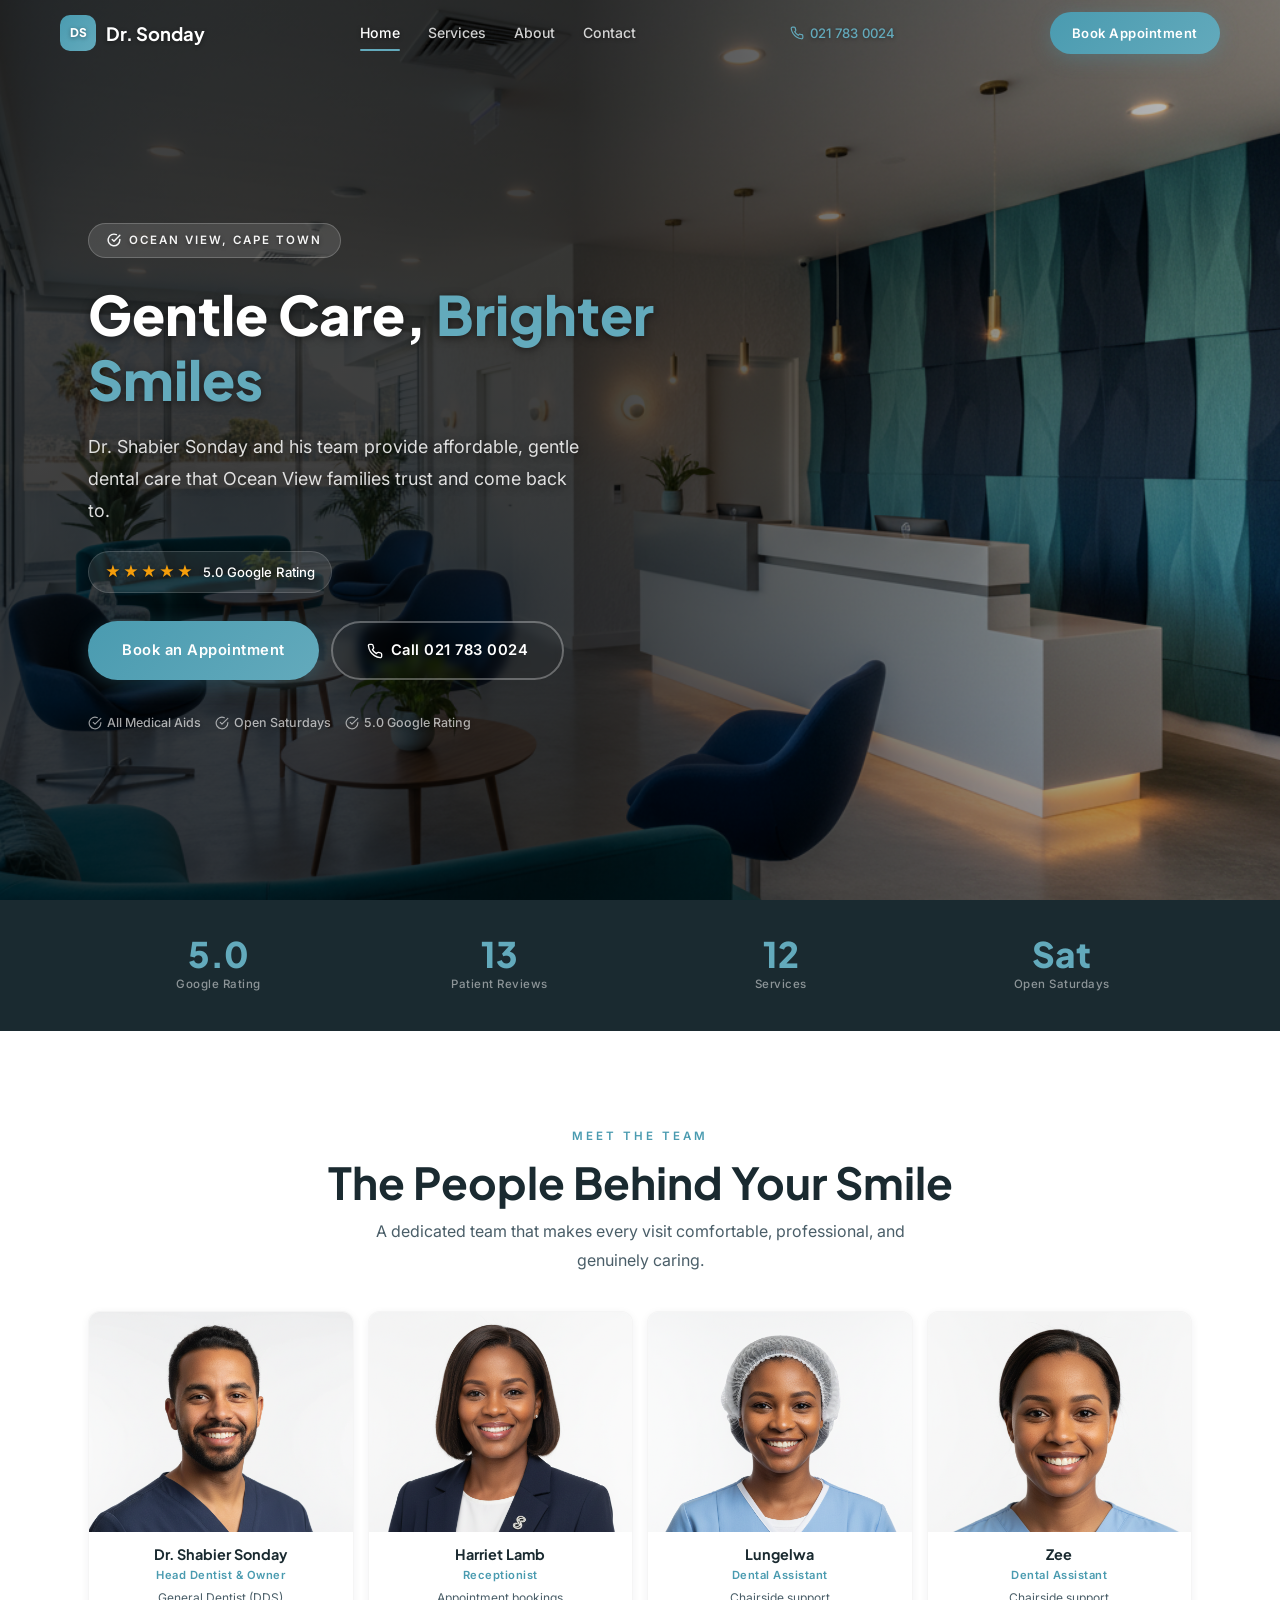
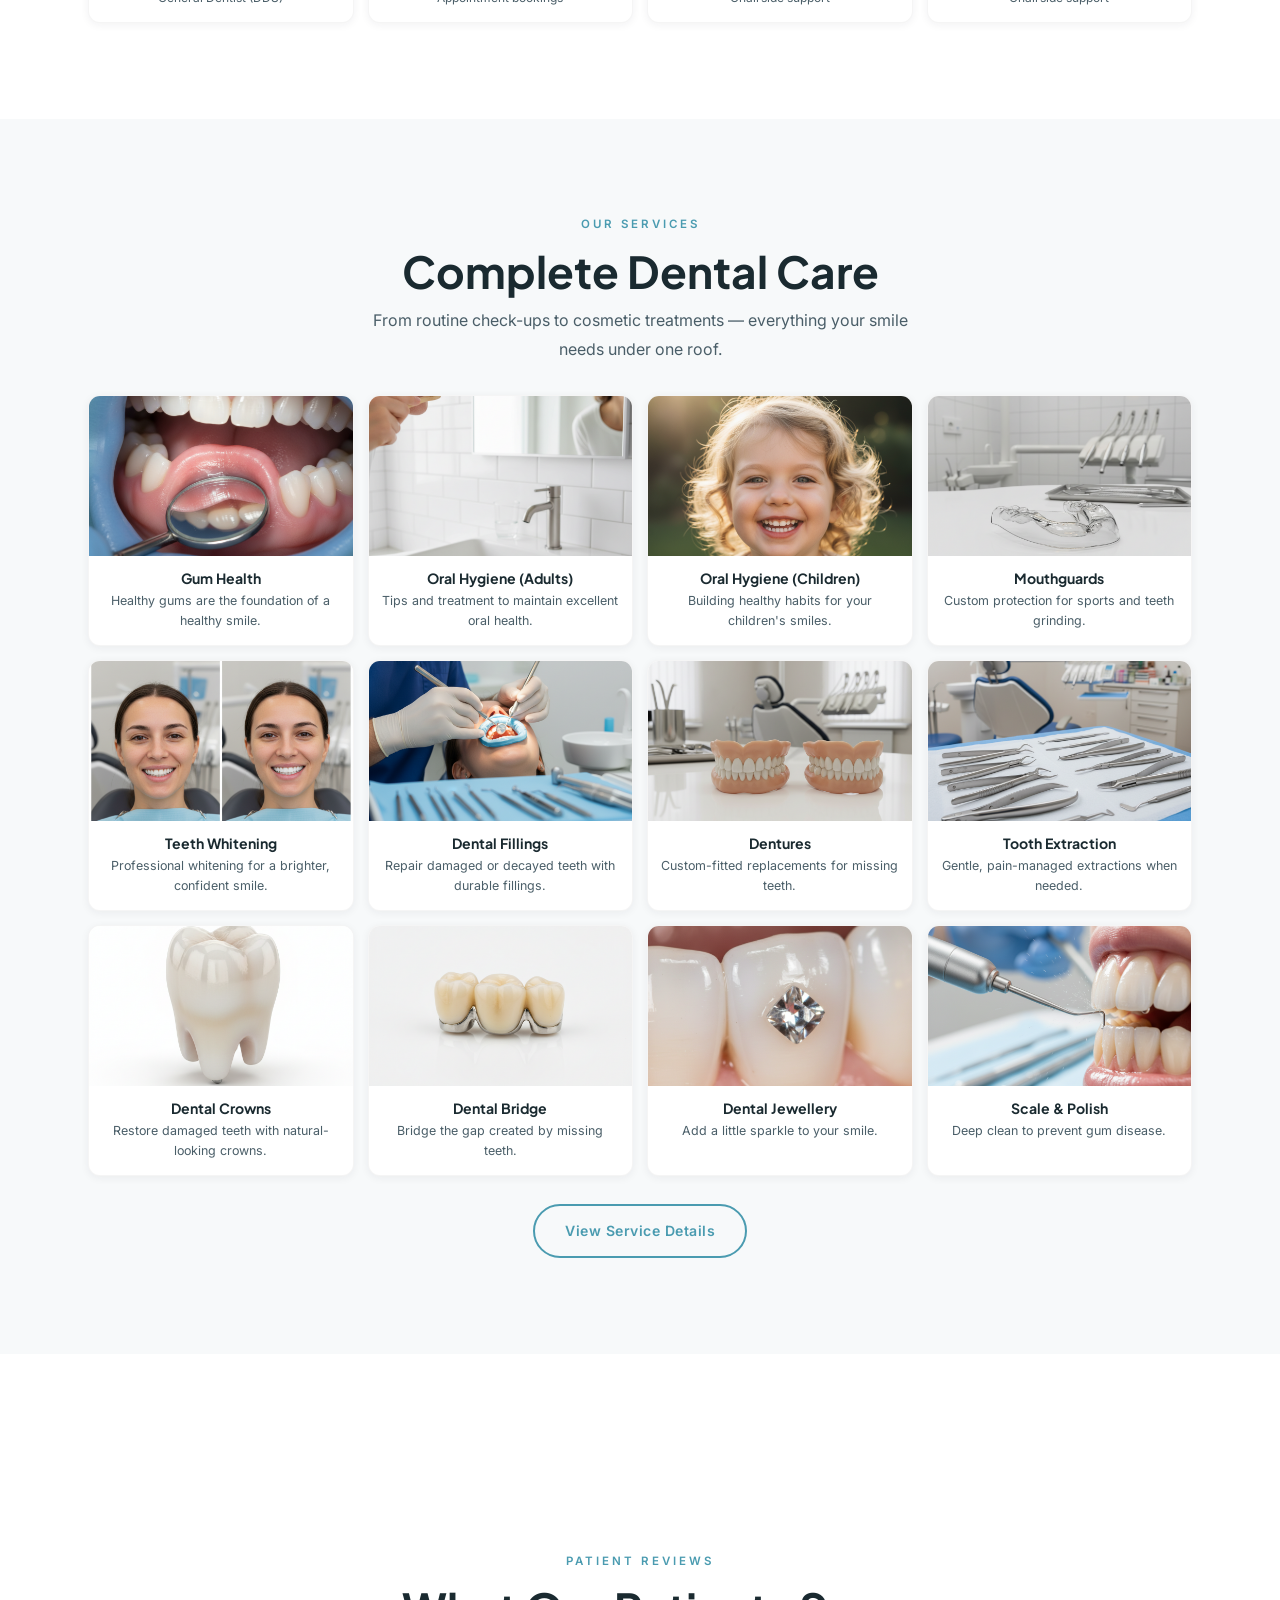
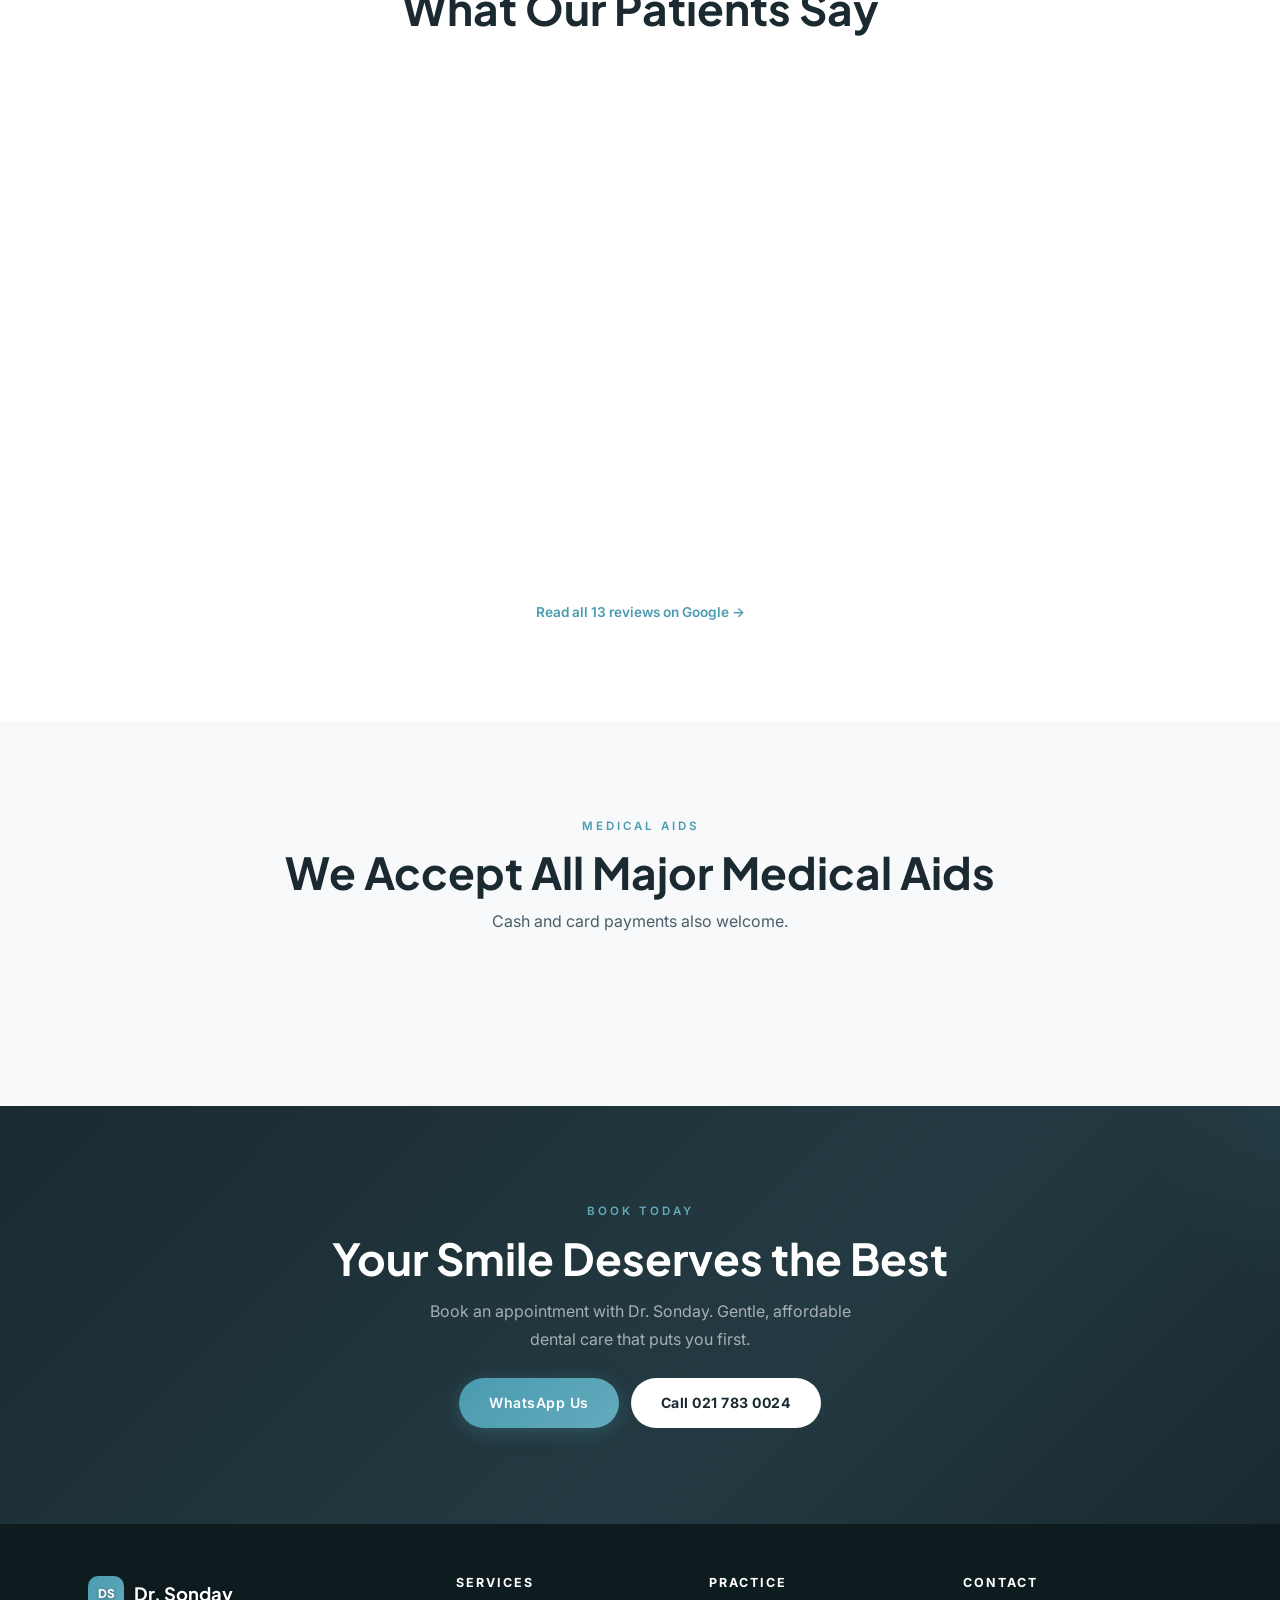
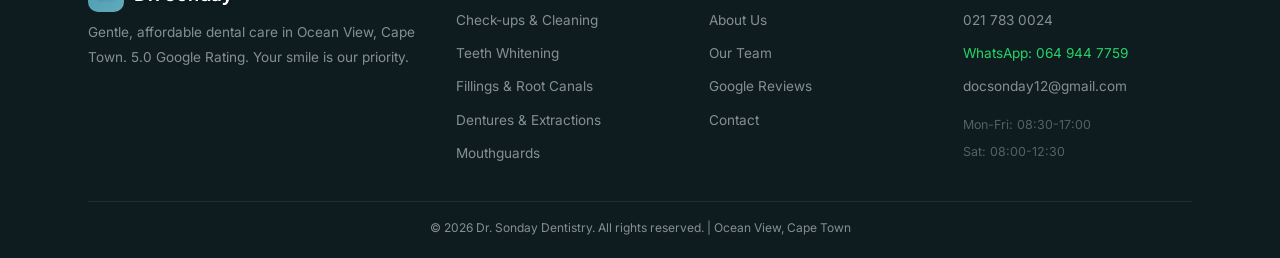
<file: dentist/index.html>
<!DOCTYPE html>
<html lang="en">
<head>
<meta charset="UTF-8">
<meta name="viewport" content="width=device-width, initial-scale=1.0">
<title>Dr. Sonday Dentistry | Gentle Dental Care in Ocean View, Cape Town</title>
<meta name="description" content="Dr. Shabier Sonday — gentle, affordable dental care in Ocean View, Cape Town. 5.0 Google Rating. Teeth whitening, fillings, extractions, dentures, root canals. All medical aids accepted. Call 021 783 0024.">
<meta property="og:title" content="Dr. Sonday Dentistry | Gentle Dental Care in Ocean View, Cape Town">
<meta property="og:description" content="Dr. Shabier Sonday — gentle, affordable dental care in Ocean View, Cape Town. 5.0 Google Rating. All medical aids accepted.">
<meta property="og:image" content="hero.png">
<meta property="og:type" content="website">
<link rel="icon" type="image/png" href="data:image/svg+xml,<svg xmlns='http://www.w3.org/2000/svg' viewBox='0 0 100 100'><rect width='100' height='100' rx='20' fill='%234a9bb0'/><text x='50' y='68' font-family='sans-serif' font-size='50' font-weight='bold' fill='white' text-anchor='middle'>DS</text></svg>">
<link rel="preconnect" href="https://fonts.googleapis.com">
<link rel="preconnect" href="https://fonts.gstatic.com" crossorigin>
<link href="https://fonts.googleapis.com/css2?family=Plus+Jakarta+Sans:wght@400;500;600;700;800&family=Inter:wght@300;400;500;600;700&display=swap" rel="stylesheet">
<script type="application/ld+json">
{"@context":"https://schema.org","@type":"Dentist","name":"Dr. Sonday Dentistry","url":"https://616ac20304791.site123.me/","telephone":"+27217830024","email":"docsonday12@gmail.com","address":{"@type":"PostalAddress","streetAddress":"Flat 1, 18 Gemini Way","addressLocality":"Ocean View","addressRegion":"Cape Town","postalCode":"7975","addressCountry":"ZA"},"openingHoursSpecification":[{"@type":"OpeningHoursSpecification","dayOfWeek":["Monday","Tuesday","Wednesday","Thursday","Friday"],"opens":"08:30","closes":"17:00"},{"@type":"OpeningHoursSpecification","dayOfWeek":"Saturday","opens":"08:00","closes":"12:30"}],"aggregateRating":{"@type":"AggregateRating","ratingValue":"5.0","reviewCount":"13"}}
</script>
<style>
:root {
  --primary: #4a9bb0;
  --primary-dark: #3a8298;
  --primary-light: #63aabc;
  --accent: #e8a84c;
  --white: #ffffff;
  --off-white: #f7f9fa;
  --cream: #f0f6f8;
  --text-dark: #1a2a30;
  --text-mid: #4a5e68;
  --text-light: #8899a4;
  --shadow-sm: 0 2px 8px rgba(26,42,48,0.06);
  --shadow-md: 0 8px 30px rgba(26,42,48,0.08);
  --shadow-lg: 0 20px 60px rgba(26,42,48,0.10);
  --radius-sm: 8px;
  --radius-md: 12px;
  --radius-lg: 20px;
  --font-heading: 'Plus Jakarta Sans', -apple-system, sans-serif;
  --font-body: 'Inter', -apple-system, sans-serif;
  --max-width: 1200px;
  --transition: 0.3s cubic-bezier(0.4, 0, 0.2, 1);
}
*,*::before,*::after{box-sizing:border-box;margin:0;padding:0}
html{scroll-behavior:smooth;font-size:16px}
body{font-family:var(--font-body);color:var(--text-dark);background:var(--white);line-height:1.7;-webkit-font-smoothing:antialiased;overflow-x:hidden}
img{max-width:100%;height:auto;display:block}
a{text-decoration:none;color:inherit;transition:color var(--transition)}
button{cursor:pointer;border:none;background:none;font-family:inherit}
ul{list-style:none}
.container{width:100%;max-width:var(--max-width);margin:0 auto;padding:0 20px}
h1,h2,h3,h4{font-family:var(--font-heading);font-weight:700;line-height:1.2;color:var(--text-dark)}
h1{font-size:clamp(2rem,5vw,3.5rem)}
h2{font-size:clamp(1.75rem,4vw,2.75rem)}
h3{font-size:clamp(1.15rem,3vw,1.4rem)}
.eyebrow{font-family:var(--font-body);font-size:0.72rem;font-weight:600;letter-spacing:3px;text-transform:uppercase;color:var(--primary);margin-bottom:10px;display:block}
.accent{color:var(--primary)}
.section-sub{font-size:1rem;color:var(--text-mid);max-width:560px;line-height:1.8}
.text-center{text-align:center}
.mx-auto{margin-left:auto;margin-right:auto}
.btn{display:inline-flex;align-items:center;gap:8px;padding:13px 30px;border-radius:50px;font-weight:600;font-size:0.88rem;letter-spacing:0.5px;transition:all var(--transition);white-space:nowrap}
.btn-primary{background:linear-gradient(135deg,var(--primary),var(--primary-light));color:var(--white);box-shadow:0 4px 20px rgba(74,155,176,0.3)}
.btn-primary:hover{transform:translateY(-2px);box-shadow:0 8px 30px rgba(74,155,176,0.45)}
.btn-ghost{border:2px solid rgba(255,255,255,0.3);color:var(--white);backdrop-filter:blur(4px)}
.btn-ghost:hover{border-color:var(--primary-light);color:var(--primary-light)}
.btn-outline{border:2px solid var(--primary);color:var(--primary)}
.btn-outline:hover{background:var(--primary);color:var(--white);transform:translateY(-2px)}
.btn-white{background:var(--white);color:var(--text-dark);font-weight:700}
.btn-white:hover{transform:translateY(-2px);box-shadow:var(--shadow-lg)}
.btn-sm{padding:10px 22px;font-size:0.82rem}

/* NAV — transparent on desktop, solid on mobile */
.nav{position:fixed;top:0;left:0;width:100%;z-index:1000;padding:12px 0;transition:all 0.3s ease;background:rgba(26,42,48,0.85);backdrop-filter:blur(16px);-webkit-backdrop-filter:blur(16px)}
.nav.scrolled{background:var(--white);box-shadow:0 2px 20px rgba(0,0,0,0.08);padding:8px 0}
.nav.scrolled .nav-logo{color:var(--text-dark);text-shadow:none}
.nav.scrolled .nav-links a{color:var(--text-mid);text-shadow:none}
.nav.scrolled .nav-links a:hover,.nav.scrolled .nav-links a.active{color:var(--text-dark)}
.nav.scrolled .nav-links a.active::after{background:var(--primary)}
.nav.scrolled .nav-phone{color:var(--primary);text-shadow:none}
.nav.scrolled .nav-hamburger span{background:var(--text-dark)}
.nav-inner{display:flex;align-items:center;justify-content:space-between;max-width:var(--max-width);margin:0 auto;padding:0 20px}
.nav-logo{display:flex;align-items:center;gap:10px;color:var(--white);font-family:var(--font-heading);font-size:1.15rem;font-weight:700;transition:color 0.3s ease;text-shadow:0 1px 4px rgba(0,0,0,0.4)}
.nav-logo-icon{width:36px;height:36px;background:linear-gradient(135deg,var(--primary),var(--primary-light));border-radius:10px;display:flex;align-items:center;justify-content:center;font-weight:800;font-size:0.75rem;color:var(--white)}
.nav-links{display:none;align-items:center;gap:28px}
.nav-links a{color:rgba(255,255,255,0.8);font-size:0.88rem;font-weight:500;transition:color 0.3s ease;position:relative;text-shadow:0 1px 4px rgba(0,0,0,0.4)}
.nav-links a:hover,.nav-links a.active{color:var(--white)}
.nav-links a.active::after{content:'';position:absolute;bottom:-6px;left:0;width:100%;height:2px;background:var(--primary-light);border-radius:2px}
.nav-phone{display:none;color:var(--primary-light);font-weight:500;font-size:0.82rem;align-items:center;gap:6px;transition:color 0.3s ease;text-shadow:0 1px 4px rgba(0,0,0,0.4)}
.nav-cta{display:none}
.nav-hamburger{display:flex;flex-direction:column;gap:5px;padding:8px;cursor:pointer}
.nav-hamburger span{width:22px;height:2px;background:var(--white);border-radius:2px;transition:all 0.3s ease}

/* MOBILE MENU */
.mobile-menu{position:fixed;top:0;left:0;width:100%;height:100dvh;background:var(--white);z-index:999;display:flex;flex-direction:column;opacity:0;pointer-events:none;transition:opacity 0.3s ease;overflow-y:auto}
.mobile-menu.open{opacity:1;pointer-events:all}
.mm-header{display:flex;align-items:center;justify-content:space-between;padding:12px 20px;border-bottom:1px solid rgba(0,0,0,0.06)}
.mm-header .nav-logo{color:var(--text-dark)}
.mm-nav{flex:1;display:flex;flex-direction:column;padding:28px 24px}
.mm-nav a{color:var(--text-dark);font-family:var(--font-heading);font-size:1.05rem;font-weight:600;padding:14px 0;border-bottom:1px solid rgba(0,0,0,0.05);display:flex;align-items:center;justify-content:space-between}
.mm-nav a:last-child{border-bottom:none}
.mm-nav a::after{content:'';width:6px;height:6px;border-right:1.5px solid var(--primary);border-bottom:1.5px solid var(--primary);transform:rotate(-45deg)}
.mm-footer{padding:18px 24px 28px;border-top:1px solid rgba(0,0,0,0.06)}
.mm-footer .btn{width:100%;justify-content:center;margin-bottom:10px}
.mm-contact{display:flex;align-items:center;gap:8px;color:var(--text-mid);font-size:0.82rem;font-weight:500;justify-content:center}
.mm-contact svg{color:var(--primary)}
.mobile-close{width:44px;height:44px;display:flex;align-items:center;justify-content:center;color:var(--text-dark);border:none;background:none;border-radius:50%;cursor:pointer}
.mobile-close svg{width:20px;height:20px}

/* BOTTOM BAR */
.bottom-bar{position:fixed;bottom:0;left:0;width:100%;display:flex;z-index:998;background:rgba(255,255,255,0.94);backdrop-filter:blur(20px);-webkit-backdrop-filter:blur(20px);border-top:1px solid rgba(0,0,0,0.08);padding:6px 8px;padding-bottom:max(6px,env(safe-area-inset-bottom));gap:8px}
.bottom-bar a{flex:1;display:flex;align-items:center;justify-content:center;gap:6px;padding:12px 8px;font-weight:600;font-size:0.78rem;min-height:48px;border-radius:10px;transition:all var(--transition)}
.bottom-bar a svg{width:18px;height:18px;flex-shrink:0}
.bottom-bar .bar-call{color:var(--text-dark);border:1.5px solid rgba(0,0,0,0.12)}
.bottom-bar .bar-wa{color:var(--white);background:#25D366}

.page{display:none}.page.active{display:block}

/* HERO */
.hero{position:relative;display:flex;align-items:flex-start;background:var(--cream);padding:96px 0 48px;overflow:hidden}
.hero-content{position:relative;z-index:2}
.hero-badge{display:inline-flex;align-items:center;gap:8px;background:rgba(74,155,176,0.1);border:1px solid rgba(74,155,176,0.2);padding:7px 18px;border-radius:50px;color:var(--primary);font-size:0.72rem;font-weight:600;letter-spacing:2px;text-transform:uppercase;margin-bottom:24px}
.hero-badge svg{flex-shrink:0;color:var(--primary)}
.hero h1{color:var(--text-dark);margin-bottom:18px;max-width:620px;font-weight:800}
.hero h1 .accent{color:var(--primary)}
.hero-sub{color:var(--text-mid);font-size:1rem;max-width:500px;margin-bottom:24px;line-height:1.8}
.hero-rating{display:inline-flex;align-items:center;gap:8px;background:var(--white);border:1px solid rgba(0,0,0,0.06);border-radius:50px;padding:7px 16px;margin-bottom:28px;font-size:0.82rem;font-weight:500;box-shadow:var(--shadow-sm)}
.hero-stars{color:#f59e0b;font-size:0.95rem;letter-spacing:2px}
.hero-btns{display:flex;flex-wrap:wrap;gap:12px;margin-bottom:32px}
.hero-btns .btn-ghost{display:none}
.hero-trust{display:flex;flex-wrap:wrap;gap:14px;color:var(--text-mid);font-size:0.78rem;font-weight:500}
.hero-trust-item{display:flex;align-items:center;gap:5px}
.hero-trust-item svg{color:var(--primary);flex-shrink:0}
.check-svg{width:14px;height:14px;viewBox:0 0 24 24}

/* TRUST STRIP */
.trust-strip{background:var(--text-dark);padding:36px 0}
.trust-grid{display:grid;grid-template-columns:1fr 1fr;gap:20px;text-align:center}
.trust-num{font-family:var(--font-heading);font-size:1.6rem;font-weight:800;color:var(--primary-light);line-height:1;margin-bottom:4px}
.trust-label{font-size:0.72rem;color:rgba(255,255,255,0.5);font-weight:500;letter-spacing:0.5px}

/* TEAM */
.team-section{padding:64px 0;background:var(--white)}
.team-grid{display:grid;grid-template-columns:1fr 1fr;gap:14px;margin-top:36px}
.team-card{background:var(--white);border-radius:var(--radius-md);overflow:hidden;box-shadow:var(--shadow-sm);border:1px solid rgba(0,0,0,0.04);text-align:center}
.team-card img{width:100%;height:180px;object-fit:cover;object-position:top}
.team-card-body{padding:14px 10px}
.team-card h3{font-size:0.9rem;margin-bottom:2px}
.team-card .team-role{color:var(--primary);font-size:0.7rem;font-weight:600;letter-spacing:0.5px}
.team-card p{color:var(--text-mid);font-size:0.75rem;margin-top:3px}

/* SERVICES */
.services-section{padding:64px 0;background:var(--off-white)}
.services-tabs{display:flex;flex-wrap:wrap;gap:8px;justify-content:center;margin-bottom:32px}
.services-tabs button{padding:8px 18px;border-radius:50px;font-size:0.8rem;font-weight:600;color:var(--text-mid);background:var(--white);border:1px solid rgba(0,0,0,0.08);transition:all var(--transition)}
.services-tabs button.active{background:var(--primary);color:var(--white);border-color:var(--primary)}
.services-grid{display:grid;grid-template-columns:1fr 1fr;gap:14px}
.svc-card{background:var(--white);border-radius:var(--radius-md);overflow:hidden;box-shadow:var(--shadow-sm);border:1px solid rgba(0,0,0,0.04);transition:all var(--transition)}
.svc-card:hover{transform:translateY(-3px);box-shadow:var(--shadow-md)}
.svc-card img{width:100%;height:120px;object-fit:cover}
.svc-card-body{padding:14px 12px}
.svc-card h3{font-size:0.88rem;margin-bottom:4px}
.svc-card p{color:var(--text-mid);font-size:0.78rem;line-height:1.6}
.svc-card .svc-link{display:inline-flex;align-items:center;gap:4px;color:var(--primary);font-size:0.75rem;font-weight:600;margin-top:8px}

/* REVIEWS */
.reviews-section{padding:64px 0;background:var(--white)}
.reviews-header{display:flex;flex-direction:column;align-items:center;text-align:center;margin-bottom:36px}
.google-badge{display:inline-flex;align-items:center;gap:10px;background:var(--white);border:1px solid rgba(0,0,0,0.08);border-radius:var(--radius-md);padding:14px 20px;margin-bottom:18px;box-shadow:var(--shadow-sm)}
.google-badge-score{font-family:var(--font-heading);font-size:2rem;font-weight:800;color:var(--text-dark)}
.google-badge-stars{color:#f59e0b;font-size:0.9rem;letter-spacing:2px}
.google-badge-count{color:var(--text-mid);font-size:0.72rem;margin-top:1px}
.google-logo{display:flex;align-items:center;font-size:0;margin-left:6px}
.reviews-grid{display:grid;grid-template-columns:1fr;gap:14px}
.review-card{background:var(--off-white);border:1px solid rgba(0,0,0,0.04);border-radius:var(--radius-md);padding:22px 18px}
.review-card-stars{color:#f59e0b;font-size:0.8rem;letter-spacing:2px;margin-bottom:10px}
.review-card p{color:var(--text-mid);font-size:0.88rem;line-height:1.8;margin-bottom:12px;font-style:italic}
.review-card-author{display:flex;align-items:center;gap:10px}
.review-card-avatar{width:34px;height:34px;border-radius:50%;background:linear-gradient(135deg,var(--primary),var(--primary-light));display:flex;align-items:center;justify-content:center;color:var(--white);font-weight:700;font-size:0.7rem}
.review-card-name{color:var(--text-dark);font-weight:600;font-size:0.82rem}
.review-card-src{color:var(--text-light);font-size:0.68rem}
.reviews-link{text-align:center;margin-top:24px}
.reviews-link a{color:var(--primary);font-weight:600;font-size:0.85rem}

/* MED AIDS */
.med-aids{padding:64px 0;background:var(--off-white)}
.med-pills{display:flex;flex-wrap:wrap;justify-content:center;gap:10px;margin-top:32px}
.med-pill{background:var(--white);border:1px solid rgba(0,0,0,0.06);border-radius:50px;padding:9px 20px;font-weight:600;font-size:0.82rem;color:var(--text-dark);box-shadow:var(--shadow-sm)}

/* CTA */
.cta-section{padding:64px 0;background:linear-gradient(135deg,#1a2a30 0%,#243a42 60%,#1a2a30 100%);text-align:center;position:relative;overflow:hidden}
.cta-section::before{content:'';position:absolute;top:-50%;right:-20%;width:400px;height:400px;background:radial-gradient(circle,rgba(74,155,176,0.1),transparent 70%);border-radius:50%}
.cta-section h2{color:var(--white);margin-bottom:12px;position:relative;z-index:1}
.cta-section p{color:rgba(255,255,255,0.6);margin-bottom:24px;position:relative;z-index:1;max-width:460px}
.cta-btns{display:flex;flex-wrap:wrap;justify-content:center;gap:12px;position:relative;z-index:1}

/* CONTACT */
.contact-section{padding:64px 0;background:var(--white)}
.contact-grid{display:grid;grid-template-columns:1fr;gap:24px}
.contact-info{background:#1a2a30;border-radius:var(--radius-lg);padding:32px 22px;color:var(--white)}
.contact-info h3{color:var(--white);margin-bottom:6px;font-size:1.3rem}
.contact-info>p{color:rgba(255,255,255,0.55);margin-bottom:24px;font-size:0.88rem}
.c-item{display:flex;gap:12px;margin-bottom:18px}
.c-icon{width:38px;height:38px;background:rgba(74,155,176,0.12);border-radius:var(--radius-sm);display:flex;align-items:center;justify-content:center;color:var(--primary-light);flex-shrink:0}
.c-label{color:rgba(255,255,255,0.4);font-size:0.7rem;font-weight:600;letter-spacing:1px;text-transform:uppercase}
.c-value{color:var(--white);font-weight:500;font-size:0.88rem;margin-top:1px}
.c-value a{color:var(--primary-light)}.c-value a:hover{color:var(--primary)}
.contact-form{background:var(--white);border-radius:var(--radius-lg);padding:32px 22px;box-shadow:var(--shadow-md);border:1px solid rgba(0,0,0,0.04)}
.contact-form h3{margin-bottom:6px}
.contact-form>p{color:var(--text-mid);margin-bottom:22px;font-size:0.88rem}
.fg{margin-bottom:14px}
.fg label{display:block;font-size:0.8rem;font-weight:600;color:var(--text-dark);margin-bottom:4px}
.fg input,.fg select,.fg textarea{width:100%;padding:10px 14px;border:1.5px solid #e2e8f0;border-radius:var(--radius-sm);font-family:var(--font-body);font-size:0.88rem;transition:border-color var(--transition);background:var(--white);color:var(--text-dark)}
.fg input:focus,.fg select:focus,.fg textarea:focus{outline:none;border-color:var(--primary);box-shadow:0 0 0 3px rgba(74,155,176,0.1)}
.fg textarea{resize:vertical;min-height:80px}
.form-submit{width:100%}

/* HOURS */
.hours-section{padding:56px 0;background:var(--off-white)}
.hours-grid{display:grid;grid-template-columns:1fr;gap:8px;margin-top:24px;max-width:460px}
.hours-row{display:flex;justify-content:space-between;padding:10px 14px;background:var(--white);border-radius:var(--radius-sm);font-size:0.88rem}
.hours-day{font-weight:600;color:var(--text-dark)}
.hours-time{color:var(--text-mid)}
.hours-row.today{border-left:3px solid var(--primary);background:rgba(74,155,176,0.06)}

/* FOOTER */
.footer{background:#0e1c20;padding:52px 0 0;color:rgba(255,255,255,0.5)}
.footer-grid{display:grid;grid-template-columns:1fr;gap:24px;padding-bottom:32px;border-bottom:1px solid rgba(255,255,255,0.08)}
.footer-brand p{font-size:0.85rem;line-height:1.8;margin-top:8px}
.footer-col h4{color:var(--white);font-family:var(--font-body);font-size:0.78rem;font-weight:700;text-transform:uppercase;letter-spacing:2px;margin-bottom:12px}
.footer-col li{padding:3px 0}
.footer-col a{color:rgba(255,255,255,0.5);font-size:0.85rem;transition:color var(--transition)}
.footer-col a:hover{color:var(--primary-light)}
.footer-bottom{padding:16px 0 84px;text-align:center;font-size:0.75rem}

/* PAGE HERO */
.page-hero{background:linear-gradient(165deg,#1a2a30,#243a42);padding:96px 0 44px;text-align:center}
.page-hero h1{color:var(--white);margin-bottom:6px}
.page-hero-bc{display:flex;align-items:center;justify-content:center;gap:8px;font-size:0.82rem;color:rgba(255,255,255,0.45);margin-bottom:12px}
.page-hero-bc a{color:var(--primary-light)}
.page-hero p{color:rgba(255,255,255,0.55);max-width:480px;margin:0 auto;font-size:0.95rem}

/* SERVICE DETAIL */
.svc-detail{padding:56px 0}
.svc-detail:nth-child(even){background:var(--off-white)}
.svc-detail-grid{display:grid;grid-template-columns:1fr;gap:28px;align-items:center}
.svc-detail-img img{width:100%;height:240px;object-fit:cover;border-radius:var(--radius-lg);box-shadow:var(--shadow-md)}
.svc-detail-content h3{font-size:1.35rem;margin-bottom:10px}
.svc-detail-content p{color:var(--text-mid);margin-bottom:14px;line-height:1.8}
.svc-checklist li{display:flex;align-items:flex-start;gap:8px;padding:4px 0;color:var(--text-mid);font-size:0.88rem}
.svc-checklist li svg{color:var(--primary);flex-shrink:0;margin-top:3px}

/* ANIMATIONS */
.fade-in{opacity:0;transition:opacity 0.6s ease}.fade-in.visible{opacity:1}

/* TABLET */
@media(min-width:768px){
  .container{padding:0 32px}
  .trust-grid{grid-template-columns:repeat(4,1fr)}
  .team-grid{grid-template-columns:repeat(4,1fr)}
  .services-grid{grid-template-columns:repeat(3,1fr)}
  .reviews-grid{grid-template-columns:1fr 1fr}
  .footer-grid{grid-template-columns:1.5fr 1fr 1fr 1fr}
  .contact-grid{grid-template-columns:1fr 1fr}
  .svc-detail-grid{grid-template-columns:1fr 1fr}
  .svc-detail:nth-child(even) .svc-detail-grid{direction:rtl}
  .svc-detail:nth-child(even) .svc-detail-grid>*{direction:ltr}
  .team-section,.services-section,.reviews-section,.about-preview,.med-aids,.cta-section,.contact-section{padding:80px 0}
  .hero{padding:100px 0 48px}
}
@media(min-width:1024px){
  .nav{background:transparent;backdrop-filter:none;-webkit-backdrop-filter:none}
  .nav-links{display:flex}
  .nav-phone{display:flex}
  .nav-cta{display:inline-flex}
  .nav-hamburger{display:none}
  .bottom-bar{display:none}
  .footer-bottom{padding-bottom:20px}
  .container{padding:0 48px}
  .services-grid{grid-template-columns:repeat(4,1fr)}
  .reviews-grid{grid-template-columns:repeat(3,1fr)}
  .hero{min-height:100vh;align-items:center;padding:120px 0 64px;background:linear-gradient(to right,rgba(0,0,0,0.75) 0%,rgba(0,0,0,0.75) 45%,rgba(0,0,0,0.2) 100%),url('hero.png') center/cover no-repeat}
  .hero h1{font-size:3.4rem;color:var(--white);text-shadow:0 2px 8px rgba(0,0,0,0.5)}
  .hero h1 .accent{color:var(--primary-light)}
  .hero-sub{color:rgba(255,255,255,0.85);font-size:1.12rem;text-shadow:0 2px 8px rgba(0,0,0,0.5)}
  .hero-badge{background:rgba(255,255,255,0.12);border-color:rgba(255,255,255,0.2);color:rgba(255,255,255,0.95);text-shadow:0 1px 4px rgba(0,0,0,0.4)}
  .hero-badge svg{color:rgba(255,255,255,0.95)}
  .hero-rating{background:rgba(255,255,255,0.1);border-color:rgba(255,255,255,0.15);color:var(--white);box-shadow:none;text-shadow:0 1px 4px rgba(0,0,0,0.4)}
  .hero-trust{color:rgba(255,255,255,0.65);text-shadow:0 1px 4px rgba(0,0,0,0.4)}
  .hero-trust-item svg{color:rgba(255,255,255,0.6)}
  .hero-btns .btn-ghost{display:inline-flex}
  .hero-btns .btn{padding:15px 34px;font-size:0.92rem}
  .trust-num{font-size:2.2rem}
  .team-card img{height:220px}
  .svc-card img{height:160px}
  .svc-detail-img img{height:340px}
  .contact-info{padding:40px 32px}
  .contact-form{padding:40px 32px}
  .team-section,.services-section,.reviews-section,.about-preview,.med-aids,.cta-section,.contact-section{padding:96px 0}
}
@media(min-width:1440px){
  .container{max-width:1320px}
  .hero h1{font-size:3.8rem;max-width:720px}
  .hero-sub{font-size:1.18rem;max-width:560px}
}
</style>
</head>
<body>

<nav class="nav" id="navbar"><div class="nav-inner">
  <a href="#" class="nav-logo" onclick="navTo('home');return false;"><div class="nav-logo-icon">DS</div> Dr. Sonday</a>
  <div class="nav-links">
    <a href="#" class="active" data-page="home" onclick="navTo('home');return false;">Home</a>
    <a href="#" data-page="services" onclick="navTo('services');return false;">Services</a>
    <a href="#" data-page="about" onclick="navTo('about');return false;">About</a>
    <a href="#" data-page="contact" onclick="navTo('contact');return false;">Contact</a>
  </div>
  <a href="tel:+27217830024" class="nav-phone"><svg width="14" height="14" viewBox="0 0 24 24" fill="none" stroke="currentColor" stroke-width="2" stroke-linecap="round" stroke-linejoin="round"><path d="M22 16.92v3a2 2 0 01-2.18 2 19.79 19.79 0 01-8.63-3.07 19.5 19.5 0 01-6-6 19.79 19.79 0 01-3.07-8.67A2 2 0 014.11 2h3a2 2 0 012 1.72c.127.96.361 1.903.7 2.81a2 2 0 01-.45 2.11L8.09 9.91a16 16 0 006 6l1.27-1.27a2 2 0 012.11-.45c.907.339 1.85.573 2.81.7A2 2 0 0122 16.92z"/></svg> 021 783 0024</a>
  <a href="whatsapp://send?phone=27649447759" class="btn btn-primary btn-sm nav-cta">Book Appointment</a>
  <button class="nav-hamburger" onclick="toggleMenu()" aria-label="Menu"><span></span><span></span><span></span></button>
</div></nav>

<div class="mobile-menu" id="mobileMenu">
  <div class="mm-header"><a href="#" class="nav-logo" onclick="navTo('home');closeMenu();return false;"><div class="nav-logo-icon">DS</div> Dr. Sonday</a><button class="mobile-close" onclick="closeMenu()" aria-label="Close"><svg viewBox="0 0 24 24" fill="none" stroke="currentColor" stroke-width="2" stroke-linecap="round" stroke-linejoin="round"><line x1="18" y1="6" x2="6" y2="18"/><line x1="6" y1="6" x2="18" y2="18"/></svg></button></div>
  <div class="mm-nav"><a href="#" onclick="navTo('home');closeMenu();return false;">Home</a><a href="#" onclick="navTo('services');closeMenu();return false;">Services</a><a href="#" onclick="navTo('about');closeMenu();return false;">About</a><a href="#" onclick="navTo('contact');closeMenu();return false;">Contact</a></div>
  <div class="mm-footer"><a href="whatsapp://send?phone=27649447759" class="btn btn-primary">WhatsApp Us</a><div class="mm-contact"><svg width="14" height="14" viewBox="0 0 24 24" fill="none" stroke="currentColor" stroke-width="2" stroke-linecap="round" stroke-linejoin="round"><path d="M22 16.92v3a2 2 0 01-2.18 2 19.79 19.79 0 01-8.63-3.07 19.5 19.5 0 01-6-6 19.79 19.79 0 01-3.07-8.67A2 2 0 014.11 2h3a2 2 0 012 1.72c.127.96.361 1.903.7 2.81a2 2 0 01-.45 2.11L8.09 9.91a16 16 0 006 6l1.27-1.27a2 2 0 012.11-.45c.907.339 1.85.573 2.81.7A2 2 0 0122 16.92z"/></svg><a href="tel:+27217830024">021 783 0024</a></div></div>
</div>

<div class="bottom-bar" id="bottomBar">
  <a href="tel:+27217830024" class="bar-call" aria-label="Call"><svg viewBox="0 0 24 24" fill="none" stroke="currentColor" stroke-width="2" stroke-linecap="round" stroke-linejoin="round"><path d="M22 16.92v3a2 2 0 01-2.18 2 19.79 19.79 0 01-8.63-3.07 19.5 19.5 0 01-6-6 19.79 19.79 0 01-3.07-8.67A2 2 0 014.11 2h3a2 2 0 012 1.72c.127.96.361 1.903.7 2.81a2 2 0 01-.45 2.11L8.09 9.91a16 16 0 006 6l1.27-1.27a2 2 0 012.11-.45c.907.339 1.85.573 2.81.7A2 2 0 0122 16.92z"/></svg> Call</a>
  <a href="whatsapp://send?phone=27649447759" class="bar-wa" aria-label="WhatsApp"><svg viewBox="0 0 24 24" fill="currentColor"><path d="M17.472 14.382c-.297-.149-1.758-.867-2.03-.967-.273-.099-.471-.148-.67.15-.197.297-.767.966-.94 1.164-.173.199-.347.223-.644.075-.297-.15-1.255-.463-2.39-1.475-.883-.788-1.48-1.761-1.653-2.059-.173-.297-.019-.458.13-.606.134-.133.298-.347.446-.52.149-.174.198-.298.298-.497.099-.198.05-.371-.025-.52-.075-.149-.669-1.612-.916-2.207-.242-.579-.487-.5-.669-.51-.173-.008-.371-.01-.57-.01-.198 0-.52.074-.792.372-.272.297-1.04 1.016-1.04 2.479 0 1.462 1.065 2.875 1.213 3.074.149.198 2.096 3.2 5.077 4.487.709.306 1.262.489 1.694.625.712.227 1.36.195 1.871.118.571-.085 1.758-.719 2.006-1.413.248-.694.248-1.289.173-1.413-.074-.124-.272-.198-.57-.347m-5.421 7.403h-.004a9.87 9.87 0 01-5.031-1.378l-.361-.214-3.741.982.998-3.648-.235-.374a9.86 9.86 0 01-1.51-5.26c.001-5.45 4.436-9.884 9.888-9.884 2.64 0 5.122 1.03 6.988 2.898a9.825 9.825 0 012.893 6.994c-.003 5.45-4.437 9.884-9.885 9.884m8.413-18.297A11.815 11.815 0 0012.05 0C5.495 0 .16 5.335.157 11.892c0 2.096.547 4.142 1.588 5.945L.057 24l6.305-1.654a11.882 11.882 0 005.683 1.448h.005c6.554 0 11.89-5.335 11.893-11.893a11.821 11.821 0 00-3.48-8.413z"/></svg> WhatsApp</a>
</div>

<!-- HOME -->
<div class="page active" id="page-home">
  <section class="hero"><div class="container hero-content">
    <div class="hero-badge"><svg width="14" height="14" viewBox="0 0 24 24" fill="none" stroke="currentColor" stroke-width="2.5" stroke-linecap="round" stroke-linejoin="round"><path d="M22 11.08V12a10 10 0 11-5.93-9.14"/><polyline points="22 4 12 14.01 9 11.01"/></svg> Ocean View, Cape Town</div>
    <h1>Gentle Care, <span class="accent">Brighter Smiles</span></h1>
    <p class="hero-sub">Dr. Shabier Sonday and his team provide affordable, gentle dental care that Ocean View families trust and come back to.</p>
    <a href="https://search.google.com/local/reviews?placeid=ChIJZ61zaEFrzB0RqVIYufiLzY8" target="_blank" rel="noopener" class="hero-rating"><span class="hero-stars">&#9733;&#9733;&#9733;&#9733;&#9733;</span> <span>5.0 Google Rating</span></a>
    <div class="hero-btns">
      <a href="whatsapp://send?phone=27649447759" class="btn btn-primary">Book an Appointment</a>
      <a href="tel:+27217830024" class="btn btn-ghost"><svg width="16" height="16" viewBox="0 0 24 24" fill="none" stroke="currentColor" stroke-width="2" stroke-linecap="round" stroke-linejoin="round"><path d="M22 16.92v3a2 2 0 01-2.18 2 19.79 19.79 0 01-8.63-3.07 19.5 19.5 0 01-6-6 19.79 19.79 0 01-3.07-8.67A2 2 0 014.11 2h3a2 2 0 012 1.72c.127.96.361 1.903.7 2.81a2 2 0 01-.45 2.11L8.09 9.91a16 16 0 006 6l1.27-1.27a2 2 0 012.11-.45c.907.339 1.85.573 2.81.7A2 2 0 0122 16.92z"/></svg> Call 021 783 0024</a>
    </div>
    <div class="hero-trust">
      <div class="hero-trust-item"><svg width="14" height="14" viewBox="0 0 24 24" fill="none" stroke="currentColor" stroke-width="2" stroke-linecap="round" stroke-linejoin="round"><path d="M22 11.08V12a10 10 0 11-5.93-9.14"/><polyline points="22 4 12 14.01 9 11.01"/></svg> All Medical Aids</div>
      <div class="hero-trust-item"><svg width="14" height="14" viewBox="0 0 24 24" fill="none" stroke="currentColor" stroke-width="2" stroke-linecap="round" stroke-linejoin="round"><path d="M22 11.08V12a10 10 0 11-5.93-9.14"/><polyline points="22 4 12 14.01 9 11.01"/></svg> Open Saturdays</div>
      <div class="hero-trust-item"><svg width="14" height="14" viewBox="0 0 24 24" fill="none" stroke="currentColor" stroke-width="2" stroke-linecap="round" stroke-linejoin="round"><path d="M22 11.08V12a10 10 0 11-5.93-9.14"/><polyline points="22 4 12 14.01 9 11.01"/></svg> 5.0 Google Rating</div>
    </div>
  </div></section>

  <section class="trust-strip"><div class="container"><div class="trust-grid">
    <div class="fade-in"><div class="trust-num">5.0</div><div class="trust-label">Google Rating</div></div>
    <div class="fade-in"><div class="trust-num">13</div><div class="trust-label">Patient Reviews</div></div>
    <div class="fade-in"><div class="trust-num">12</div><div class="trust-label">Services</div></div>
    <div class="fade-in"><div class="trust-num">Sat</div><div class="trust-label">Open Saturdays</div></div>
  </div></div></section>

  <section class="team-section"><div class="container text-center">
    <span class="eyebrow">Meet The Team</span>
    <h2>The People Behind Your Smile</h2>
    <p class="section-sub mx-auto" style="margin-top:8px;">A dedicated team that makes every visit comfortable, professional, and genuinely caring.</p>
    <div class="team-grid">
      <div class="team-card fade-in"><img src="team-dr-sonday.png" alt="Dr. Shabier Sonday" loading="lazy"><div class="team-card-body"><h3>Dr. Shabier Sonday</h3><p class="team-role">Head Dentist &amp; Owner</p><p>General Dentist (DDS)</p></div></div>
      <div class="team-card fade-in"><img src="team-harriet.png" alt="Harriet Lamb" loading="lazy"><div class="team-card-body"><h3>Harriet Lamb</h3><p class="team-role">Receptionist</p><p>Appointment bookings</p></div></div>
      <div class="team-card fade-in"><img src="team-lungelwa.png" alt="Lungelwa" loading="lazy"><div class="team-card-body"><h3>Lungelwa</h3><p class="team-role">Dental Assistant</p><p>Chairside support</p></div></div>
      <div class="team-card fade-in"><img src="team-zee.png" alt="Zee" loading="lazy"><div class="team-card-body"><h3>Zee</h3><p class="team-role">Dental Assistant</p><p>Chairside support</p></div></div>
    </div>
  </div></section>

  <section class="services-section"><div class="container text-center">
    <span class="eyebrow">Our Services</span>
    <h2>Complete Dental Care</h2>
    <p class="section-sub mx-auto" style="margin-top:8px;">From routine check-ups to cosmetic treatments — everything your smile needs under one roof.</p>
    <div class="services-grid" style="margin-top:32px;">
      <div class="svc-card fade-in"><img src="services/gum-health.png" alt="Gum health" loading="lazy"><div class="svc-card-body"><h3>Gum Health</h3><p>Healthy gums are the foundation of a healthy smile.</p></div></div>
      <div class="svc-card fade-in"><img src="services/oral-hygiene-adults.png" alt="Oral hygiene adults" loading="lazy"><div class="svc-card-body"><h3>Oral Hygiene (Adults)</h3><p>Tips and treatment to maintain excellent oral health.</p></div></div>
      <div class="svc-card fade-in"><img src="services/oral-hygiene-children.png" alt="Oral hygiene children" loading="lazy"><div class="svc-card-body"><h3>Oral Hygiene (Children)</h3><p>Building healthy habits for your children's smiles.</p></div></div>
      <div class="svc-card fade-in"><img src="services/mouthguard.png" alt="Mouthguard" loading="lazy"><div class="svc-card-body"><h3>Mouthguards</h3><p>Custom protection for sports and teeth grinding.</p></div></div>
      <div class="svc-card fade-in"><img src="services/teeth-whitening.png" alt="Teeth whitening" loading="lazy"><div class="svc-card-body"><h3>Teeth Whitening</h3><p>Professional whitening for a brighter, confident smile.</p></div></div>
      <div class="svc-card fade-in"><img src="services/dental-filling.png" alt="Dental filling" loading="lazy"><div class="svc-card-body"><h3>Dental Fillings</h3><p>Repair damaged or decayed teeth with durable fillings.</p></div></div>
      <div class="svc-card fade-in"><img src="services/dentures.png" alt="Dentures" loading="lazy"><div class="svc-card-body"><h3>Dentures</h3><p>Custom-fitted replacements for missing teeth.</p></div></div>
      <div class="svc-card fade-in"><img src="services/tooth-extraction.png" alt="Tooth extraction" loading="lazy"><div class="svc-card-body"><h3>Tooth Extraction</h3><p>Gentle, pain-managed extractions when needed.</p></div></div>
      <div class="svc-card fade-in"><img src="services/dental-crown.png" alt="Dental crown" loading="lazy"><div class="svc-card-body"><h3>Dental Crowns</h3><p>Restore damaged teeth with natural-looking crowns.</p></div></div>
      <div class="svc-card fade-in"><img src="services/dental-bridge.png" alt="Dental bridge" loading="lazy"><div class="svc-card-body"><h3>Dental Bridge</h3><p>Bridge the gap created by missing teeth.</p></div></div>
      <div class="svc-card fade-in"><img src="services/dental-jewellery.png" alt="Dental jewellery" loading="lazy"><div class="svc-card-body"><h3>Dental Jewellery</h3><p>Add a little sparkle to your smile.</p></div></div>
      <div class="svc-card fade-in"><img src="services/scale-polish.png" alt="Scale and polish" loading="lazy"><div class="svc-card-body"><h3>Scale &amp; Polish</h3><p>Deep clean to prevent gum disease.</p></div></div>
    </div>
    <div style="text-align:center;margin-top:28px;"><a href="#" onclick="navTo('services');return false;" class="btn btn-outline">View Service Details</a></div>
  </div></section>

  <section class="reviews-section"><div class="container">
    <div class="reviews-header">
      <div class="google-badge fade-in">
        <div class="google-badge-score">5.0</div>
        <div><div class="google-badge-stars">&#9733;&#9733;&#9733;&#9733;&#9733;</div><div class="google-badge-count">Based on 13 Reviews</div></div>
        <div class="google-logo"><svg width="60" height="20" viewBox="0 0 272 92"><path d="M115.75 47.18c0 12.77-9.99 22.18-22.25 22.18s-22.25-9.41-22.25-22.18C71.25 34.32 81.24 25 93.5 25s22.25 9.32 22.25 22.18zm-9.74 0c0-7.98-5.79-13.44-12.51-13.44S80.99 39.2 80.99 47.18c0 7.9 5.79 13.44 12.51 13.44s12.51-5.55 12.51-13.44z" fill="#EA4335"/><path d="M163.75 47.18c0 12.77-9.99 22.18-22.25 22.18s-22.25-9.41-22.25-22.18c0-12.85 9.99-22.18 22.25-22.18s22.25 9.32 22.25 22.18zm-9.74 0c0-7.98-5.79-13.44-12.51-13.44s-12.51 5.46-12.51 13.44c0 7.9 5.79 13.44 12.51 13.44s12.51-5.55 12.51-13.44z" fill="#FBBC05"/><path d="M209.75 26.34v39.82c0 16.38-9.66 23.07-21.08 23.07-10.75 0-17.22-7.19-19.66-13.07l8.48-3.53c1.51 3.61 5.21 7.87 11.17 7.87 7.31 0 11.84-4.51 11.84-13v-3.19h-.34c-2.18 2.69-6.38 5.04-11.68 5.04-11.09 0-21.25-9.66-21.25-22.09 0-12.52 10.16-22.26 21.25-22.26 5.29 0 9.49 2.35 11.68 4.96h.34v-3.61h9.25zm-8.56 20.92c0-7.81-5.21-13.52-11.84-13.52-6.72 0-12.35 5.71-12.35 13.52 0 7.73 5.63 13.36 12.35 13.36 6.63 0 11.84-5.63 11.84-13.36z" fill="#4285F4"/><path d="M225 3v65h-9.5V3h9.5z" fill="#34A853"/><path d="M262.02 54.48l7.56 5.04c-2.44 3.61-8.32 9.83-18.48 9.83-12.6 0-22.01-9.74-22.01-22.18 0-13.19 9.49-22.18 20.92-22.18 11.51 0 17.14 9.16 18.98 14.11l1.01 2.52-29.65 12.28c2.27 4.45 5.8 6.72 10.75 6.72 4.96 0 8.4-2.44 10.92-6.14zm-23.27-7.98l19.82-8.23c-1.09-2.77-4.37-4.7-8.23-4.7-4.96 0-11.84 4.37-11.59 12.93z" fill="#EA4335"/><path d="M35.29 41.19V32H67c.31 1.64.47 3.58.47 5.68 0 7.06-1.93 15.79-8.15 22.01-6.05 6.3-13.78 9.66-24.02 9.66C16.32 69.35.36 53.89.36 34.91.36 15.93 16.32.47 35.3.47c10.5 0 17.98 4.12 23.6 9.49l-6.64 6.64c-4.03-3.78-9.49-6.72-16.97-6.72-13.86 0-24.7 11.17-24.7 25.03 0 13.86 10.84 25.03 24.7 25.03 8.99 0 14.11-3.61 17.39-6.89 2.66-2.66 4.41-6.46 5.1-11.65l-22.49-.01z" fill="#4285F4"/></svg></div>
      </div>
      <span class="eyebrow">Patient Reviews</span>
      <h2>What Our Patients Say</h2>
    </div>
    <div class="reviews-grid">
      <div class="review-card fade-in"><div class="review-card-stars">&#9733;&#9733;&#9733;&#9733;&#9733;</div><p>"I wouldn't go anywhere else now. Dr Sonday and his team deliver excellent dental service. Highly recommended."</p><div class="review-card-author"><div class="review-card-avatar">CB</div><div><div class="review-card-name">Clare Bowen</div><div class="review-card-src">Google Review</div></div></div></div>
      <div class="review-card fade-in"><div class="review-card-stars">&#9733;&#9733;&#9733;&#9733;&#9733;</div><p>"The best dentist ever, he just makes you feel so comfortable and relaxed. Will definitely be back."</p><div class="review-card-author"><div class="review-card-avatar">FR</div><div><div class="review-card-name">Fatima Rawoot</div><div class="review-card-src">Google Review</div></div></div></div>
      <div class="review-card fade-in"><div class="review-card-stars">&#9733;&#9733;&#9733;&#9733;&#9733;</div><p>"My experience here was a delight, they are so affordable and the people here are genuine! I was charged R3500 for a bite plate in jhb and over here at Dr Sonday's practice they charged me R900. Highly recommended."</p><div class="review-card-author"><div class="review-card-avatar">SB</div><div><div class="review-card-name">Shelley Bright</div><div class="review-card-src">Google Review</div></div></div></div>
      <div class="review-card fade-in"><div class="review-card-stars">&#9733;&#9733;&#9733;&#9733;&#9733;</div><p>"I LOVE Dr. Sonday. professional, knowledgeable always friendly service from everybody who work at the practice."</p><div class="review-card-author"><div class="review-card-avatar">SF</div><div><div class="review-card-name">Savannah Finlay</div><div class="review-card-src">Google Review</div></div></div></div>
      <div class="review-card fade-in"><div class="review-card-stars">&#9733;&#9733;&#9733;&#9733;&#9733;</div><p>"I LOVE Dr. Sonday. professional, knowledgeable always friendly service from everybody who work at the practice. I go back and have recommend him to friends and family"</p><div class="review-card-author"><div class="review-card-avatar">PH</div><div><div class="review-card-name">Patsy Hamilton</div><div class="review-card-src">Google Review</div></div></div></div>
    </div>
    <div class="reviews-link"><a href="https://search.google.com/local/reviews?placeid=ChIJZ61zaEFrzB0RqVIYufiLzY8" target="_blank" rel="noopener">Read all 13 reviews on Google &rarr;</a></div>
  </div></section>

  <section class="med-aids"><div class="container text-center">
    <span class="eyebrow">Medical Aids</span>
    <h2>We Accept All Major Medical Aids</h2>
    <p class="section-sub mx-auto" style="margin-top:8px;">Cash and card payments also welcome.</p>
    <div class="med-pills fade-in"><div class="med-pill">Discovery</div><div class="med-pill">GEMS</div><div class="med-pill">Bonitas</div><div class="med-pill">Medihelp</div><div class="med-pill">Keyhealth</div><div class="med-pill">Medshield</div><div class="med-pill">Momentum</div><div class="med-pill">Fedhealth</div></div>
  </div></section>

  <section class="cta-section"><div class="container text-center">
    <span class="eyebrow" style="color:var(--primary-light);">Book Today</span>
    <h2>Your Smile Deserves the Best</h2>
    <p class="section-sub mx-auto">Book an appointment with Dr. Sonday. Gentle, affordable dental care that puts you first.</p>
    <div class="cta-btns"><a href="whatsapp://send?phone=27649447759" class="btn btn-primary">WhatsApp Us</a><a href="tel:+27217830024" class="btn btn-white">Call 021 783 0024</a></div>
  </div></section>
</div>

<!-- SERVICES -->
<div class="page" id="page-services">
  <div class="page-hero"><div class="container"><div class="page-hero-bc"><a href="#" onclick="navTo('home');return false;">Home</a> / Services</div><h1>Our Services</h1><p>Complete dental care for the whole family.</p></div></div>
  <div class="svc-detail"><div class="container"><div class="svc-detail-grid"><div class="svc-detail-img fade-in"><img src="services/gum-health.png" alt="Gum health examination" loading="lazy"></div><div class="svc-detail-content fade-in"><span class="eyebrow">Preventive</span><h3>Gum Health &amp; Check-ups</h3><p>Healthy gums are the foundation of a healthy smile. Regular check-ups catch problems early. A professional clean removes plaque and tartar that brushing misses.</p><ul class="svc-checklist"><li><svg width="14" height="14" viewBox="0 0 24 24" fill="none" stroke="currentColor" stroke-width="2.5" stroke-linecap="round" stroke-linejoin="round"><path d="M22 11.08V12a10 10 0 11-5.93-9.14"/><polyline points="22 4 12 14.01 9 11.01"/></svg> Full oral examination</li><li><svg width="14" height="14" viewBox="0 0 24 24" fill="none" stroke="currentColor" stroke-width="2.5" stroke-linecap="round" stroke-linejoin="round"><path d="M22 11.08V12a10 10 0 11-5.93-9.14"/><polyline points="22 4 12 14.01 9 11.01"/></svg> Professional scale and polish</li><li><svg width="14" height="14" viewBox="0 0 24 24" fill="none" stroke="currentColor" stroke-width="2.5" stroke-linecap="round" stroke-linejoin="round"><path d="M22 11.08V12a10 10 0 11-5.93-9.14"/><polyline points="22 4 12 14.01 9 11.01"/></svg> Gum disease screening</li></ul><a href="whatsapp://send?phone=27649447759" class="btn btn-primary btn-sm" style="margin-top:12px;">Book a Check-up</a></div></div></div></div>
  <div class="svc-detail"><div class="container"><div class="svc-detail-grid"><div class="svc-detail-img fade-in"><img src="services/teeth-whitening.png" alt="Teeth whitening" loading="lazy"></div><div class="svc-detail-content fade-in"><span class="eyebrow">Cosmetic</span><h3>Teeth Whitening &amp; Jewellery</h3><p>Professional whitening that lightens your teeth safely and effectively. Or add a crystal gem for a little sparkle. Visible results in a single visit.</p><ul class="svc-checklist"><li><svg width="14" height="14" viewBox="0 0 24 24" fill="none" stroke="currentColor" stroke-width="2.5" stroke-linecap="round" stroke-linejoin="round"><path d="M22 11.08V12a10 10 0 11-5.93-9.14"/><polyline points="22 4 12 14.01 9 11.01"/></svg> Professional-grade whitening</li><li><svg width="14" height="14" viewBox="0 0 24 24" fill="none" stroke="currentColor" stroke-width="2.5" stroke-linecap="round" stroke-linejoin="round"><path d="M22 11.08V12a10 10 0 11-5.93-9.14"/><polyline points="22 4 12 14.01 9 11.01"/></svg> Dental jewellery application</li><li><svg width="14" height="14" viewBox="0 0 24 24" fill="none" stroke="currentColor" stroke-width="2.5" stroke-linecap="round" stroke-linejoin="round"><path d="M22 11.08V12a10 10 0 11-5.93-9.14"/><polyline points="22 4 12 14.01 9 11.01"/></svg> Affordable pricing</li></ul><a href="whatsapp://send?phone=27649447759" class="btn btn-primary btn-sm" style="margin-top:12px;">Ask About Whitening</a></div></div></div></div>
  <div class="svc-detail"><div class="container"><div class="svc-detail-grid"><div class="svc-detail-img fade-in"><img src="services/dental-filling.png" alt="Dental fillings and restorations" loading="lazy"></div><div class="svc-detail-content fade-in"><span class="eyebrow">Restorative</span><h3>Fillings, Crowns &amp; Root Canals</h3><p>From simple fillings to complex root canals, Dr. Sonday handles restorative work with care. Crowns and bridges to restore damaged or missing teeth.</p><ul class="svc-checklist"><li><svg width="14" height="14" viewBox="0 0 24 24" fill="none" stroke="currentColor" stroke-width="2.5" stroke-linecap="round" stroke-linejoin="round"><path d="M22 11.08V12a10 10 0 11-5.93-9.14"/><polyline points="22 4 12 14.01 9 11.01"/></svg> Natural-looking fillings</li><li><svg width="14" height="14" viewBox="0 0 24 24" fill="none" stroke="currentColor" stroke-width="2.5" stroke-linecap="round" stroke-linejoin="round"><path d="M22 11.08V12a10 10 0 11-5.93-9.14"/><polyline points="22 4 12 14.01 9 11.01"/></svg> Crowns and bridges</li><li><svg width="14" height="14" viewBox="0 0 24 24" fill="none" stroke="currentColor" stroke-width="2.5" stroke-linecap="round" stroke-linejoin="round"><path d="M22 11.08V12a10 10 0 11-5.93-9.14"/><polyline points="22 4 12 14.01 9 11.01"/></svg> Root canal treatment</li></ul><a href="whatsapp://send?phone=27649447759" class="btn btn-primary btn-sm" style="margin-top:12px;">Book Now</a></div></div></div></div>
  <div class="svc-detail"><div class="container"><div class="svc-detail-grid"><div class="svc-detail-img fade-in"><img src="services/dentures.png" alt="Dentures and extractions" loading="lazy"></div><div class="svc-detail-content fade-in"><span class="eyebrow">Prosthetic</span><h3>Dentures, Extractions &amp; Mouthguards</h3><p>Custom-fitted dentures, gentle extractions when needed, and protective mouthguards for sports and teeth grinding.</p><ul class="svc-checklist"><li><svg width="14" height="14" viewBox="0 0 24 24" fill="none" stroke="currentColor" stroke-width="2.5" stroke-linecap="round" stroke-linejoin="round"><path d="M22 11.08V12a10 10 0 11-5.93-9.14"/><polyline points="22 4 12 14.01 9 11.01"/></svg> Full and partial dentures</li><li><svg width="14" height="14" viewBox="0 0 24 24" fill="none" stroke="currentColor" stroke-width="2.5" stroke-linecap="round" stroke-linejoin="round"><path d="M22 11.08V12a10 10 0 11-5.93-9.14"/><polyline points="22 4 12 14.01 9 11.01"/></svg> Pain-managed extractions</li><li><svg width="14" height="14" viewBox="0 0 24 24" fill="none" stroke="currentColor" stroke-width="2.5" stroke-linecap="round" stroke-linejoin="round"><path d="M22 11.08V12a10 10 0 11-5.93-9.14"/><polyline points="22 4 12 14.01 9 11.01"/></svg> Custom sports mouthguards</li></ul><a href="whatsapp://send?phone=27649447759" class="btn btn-primary btn-sm" style="margin-top:12px;">Get Fitted</a></div></div></div></div>
  <section class="cta-section"><div class="container text-center"><span class="eyebrow" style="color:var(--primary-light);">Need Dental Care?</span><h2>Book Your Appointment</h2><p class="section-sub mx-auto">WhatsApp us or call to schedule.</p><div class="cta-btns"><a href="whatsapp://send?phone=27649447759" class="btn btn-primary">WhatsApp Us</a><a href="tel:+27217830024" class="btn btn-white">Call 021 783 0024</a></div></div></section>
</div>

<!-- ABOUT -->
<div class="page" id="page-about">
  <div class="page-hero"><div class="container"><div class="page-hero-bc"><a href="#" onclick="navTo('home');return false;">Home</a> / About</div><h1>About Us</h1><p>Meet the team behind Ocean View's most trusted dental practice.</p></div></div>
  <section class="team-section" style="background:var(--white);"><div class="container text-center"><span class="eyebrow">Our Practice</span><h2>Dr. Shabier Sonday</h2><p class="section-sub mx-auto" style="margin-top:8px;">Dr. Sonday built his practice on a simple promise: treat every patient like family. That means honest pricing, gentle care, and taking the time to explain what is happening and why. With a perfect 5.0 Google rating, the reviews speak for themselves.</p><div class="team-grid" style="margin-top:36px;">
    <div class="team-card fade-in"><img src="team-dr-sonday.png" alt="Dr. Shabier Sonday" loading="lazy"><div class="team-card-body"><h3>Dr. Shabier Sonday</h3><p class="team-role">Head Dentist &amp; Owner</p><p>General Dentist (DDS)</p></div></div>
    <div class="team-card fade-in"><img src="team-harriet.png" alt="Harriet Lamb" loading="lazy"><div class="team-card-body"><h3>Harriet Lamb</h3><p class="team-role">Receptionist</p><p>Appointment bookings</p></div></div>
    <div class="team-card fade-in"><img src="team-lungelwa.png" alt="Lungelwa" loading="lazy"><div class="team-card-body"><h3>Lungelwa</h3><p class="team-role">Dental Assistant</p><p>Chairside support</p></div></div>
    <div class="team-card fade-in"><img src="team-zee.png" alt="Zee" loading="lazy"><div class="team-card-body"><h3>Zee</h3><p class="team-role">Dental Assistant</p><p>Chairside support</p></div></div>
  </div></div></section>
  <section class="cta-section"><div class="container text-center"><span class="eyebrow" style="color:var(--primary-light);">Ready?</span><h2>Book Your Visit</h2><p class="section-sub mx-auto">Experience the Dr. Sonday difference.</p><div class="cta-btns"><a href="whatsapp://send?phone=27649447759" class="btn btn-primary">WhatsApp Us</a><a href="tel:+27217830024" class="btn btn-white">Call 021 783 0024</a></div></div></section>
</div>

<!-- CONTACT -->
<div class="page" id="page-contact">
  <div class="page-hero"><div class="container"><div class="page-hero-bc"><a href="#" onclick="navTo('home');return false;">Home</a> / Contact</div><h1>Contact Us</h1><p>Book an appointment or ask us anything.</p></div></div>
  <section class="contact-section"><div class="container"><div class="contact-grid">
    <div class="contact-info fade-in"><h3>Get in Touch</h3><p>Call, WhatsApp, or fill in the form.</p>
      <div class="c-item"><div class="c-icon"><svg width="16" height="16" viewBox="0 0 24 24" fill="none" stroke="currentColor" stroke-width="2" stroke-linecap="round" stroke-linejoin="round"><path d="M22 16.92v3a2 2 0 01-2.18 2 19.79 19.79 0 01-8.63-3.07 19.5 19.5 0 01-6-6 19.79 19.79 0 01-3.07-8.67A2 2 0 014.11 2h3a2 2 0 012 1.72c.127.96.361 1.903.7 2.81a2 2 0 01-.45 2.11L8.09 9.91a16 16 0 006 6l1.27-1.27a2 2 0 012.11-.45c.907.339 1.85.573 2.81.7A2 2 0 0122 16.92z"/></svg></div><div><div class="c-label">Phone</div><div class="c-value"><a href="tel:+27217830024">021 783 0024</a></div></div></div>
      <div class="c-item"><div class="c-icon" style="background:rgba(37,211,102,0.12);color:#25D366;"><svg width="16" height="16" viewBox="0 0 24 24" fill="currentColor"><path d="M17.472 14.382c-.297-.149-1.758-.867-2.03-.967-.273-.099-.471-.148-.67.15-.197.297-.767.966-.94 1.164-.173.199-.347.223-.644.075-.297-.15-1.255-.463-2.39-1.475-.883-.788-1.48-1.761-1.653-2.059-.173-.297-.019-.458.13-.606.134-.133.298-.347.446-.52.149-.174.198-.298.298-.497.099-.198.05-.371-.025-.52-.075-.149-.669-1.612-.916-2.207-.242-.579-.487-.5-.669-.51-.173-.008-.371-.01-.57-.01-.198 0-.52.074-.792.372-.272.297-1.04 1.016-1.04 2.479 0 1.462 1.065 2.875 1.213 3.074.149.198 2.096 3.2 5.077 4.487.709.306 1.262.489 1.694.625.712.227 1.36.195 1.871.118.571-.085 1.758-.719 2.006-1.413.248-.694.248-1.289.173-1.413-.074-.124-.272-.198-.57-.347m-5.421 7.403h-.004a9.87 9.87 0 01-5.031-1.378l-.361-.214-3.741.982.998-3.648-.235-.374a9.86 9.86 0 01-1.51-5.26c.001-5.45 4.436-9.884 9.888-9.884 2.64 0 5.122 1.03 6.988 2.898a9.825 9.825 0 012.893 6.994c-.003 5.45-4.437 9.884-9.885 9.884m8.413-18.297A11.815 11.815 0 0012.05 0C5.495 0 .16 5.335.157 11.892c0 2.096.547 4.142 1.588 5.945L.057 24l6.305-1.654a11.882 11.882 0 005.683 1.448h.005c6.554 0 11.89-5.335 11.893-11.893a11.821 11.821 0 00-3.48-8.413z"/></svg></div><div><div class="c-label">WhatsApp</div><div class="c-value"><a href="whatsapp://send?phone=27649447759" style="color:#25D366;">064 944 7759</a></div></div></div>
      <div class="c-item"><div class="c-icon"><svg width="16" height="16" viewBox="0 0 24 24" fill="none" stroke="currentColor" stroke-width="2" stroke-linecap="round" stroke-linejoin="round"><path d="M4 4h16c1.1 0 2 .9 2 2v12c0 1.1-.9 2-2 2H4c-1.1 0-2-.9-2-2V6c0-1.1.9-2 2-2z"/><polyline points="22,6 12,13 2,6"/></svg></div><div><div class="c-label">Email</div><div class="c-value"><a href="mailto:docsonday12@gmail.com">docsonday12@gmail.com</a></div></div></div>
      <div class="c-item"><div class="c-icon"><svg width="16" height="16" viewBox="0 0 24 24" fill="none" stroke="currentColor" stroke-width="2" stroke-linecap="round" stroke-linejoin="round"><path d="M21 10c0 7-9 13-9 13s-9-6-9-13a9 9 0 0118 0z"/><circle cx="12" cy="10" r="3"/></svg></div><div><div class="c-label">Address</div><div class="c-value">Flat 1, 18 Gemini Way<br>Ocean View, Cape Town, 7975</div></div></div>
    </div>
    <div class="contact-form fade-in"><h3>Book an Appointment</h3><p>Tell us what you need and we will confirm your booking.</p>
      <iframe data-tally-src="https://tally.so/embed/9qlQe4?alignLeft=1&hideTitle=1&transparentBackground=1&dynamicHeight=1&source=dr-sonday" loading="lazy" width="100%" height="205" frameborder="0" marginheight="0" marginwidth="0" title="Book an Appointment"></iframe>
    </div>
  </div></div></section>
  <section class="hours-section"><div class="container"><span class="eyebrow">Hours</span><h2>When We Are Open</h2><div class="hours-grid">
    <div class="hours-row"><span class="hours-day">Monday</span><span class="hours-time">08:30 - 17:00</span></div>
    <div class="hours-row"><span class="hours-day">Tuesday</span><span class="hours-time">08:30 - 17:00</span></div>
    <div class="hours-row"><span class="hours-day">Wednesday</span><span class="hours-time">08:30 - 17:00</span></div>
    <div class="hours-row"><span class="hours-day">Thursday</span><span class="hours-time">08:30 - 17:00</span></div>
    <div class="hours-row"><span class="hours-day">Friday</span><span class="hours-time">08:30 - 17:00</span></div>
    <div class="hours-row"><span class="hours-day">Saturday</span><span class="hours-time">08:00 - 12:30</span></div>
    <div class="hours-row"><span class="hours-day">Sunday</span><span class="hours-time">Closed</span></div>
  </div></div></section>
</div>

<!-- FOOTER -->
<div class="footer"><div class="container">
  <div class="footer-grid">
    <div class="footer-brand"><a href="#" class="nav-logo" onclick="navTo('home');return false;" style="color:var(--white);margin-bottom:6px;"><div class="nav-logo-icon">DS</div> Dr. Sonday</a><p>Gentle, affordable dental care in Ocean View, Cape Town. 5.0 Google Rating. Your smile is our priority.</p></div>
    <div class="footer-col"><h4>Services</h4><ul><li><a href="#" onclick="navTo('services');return false;">Check-ups &amp; Cleaning</a></li><li><a href="#" onclick="navTo('services');return false;">Teeth Whitening</a></li><li><a href="#" onclick="navTo('services');return false;">Fillings &amp; Root Canals</a></li><li><a href="#" onclick="navTo('services');return false;">Dentures &amp; Extractions</a></li><li><a href="#" onclick="navTo('services');return false;">Mouthguards</a></li></ul></div>
    <div class="footer-col"><h4>Practice</h4><ul><li><a href="#" onclick="navTo('about');return false;">About Us</a></li><li><a href="#" onclick="navTo('about');return false;">Our Team</a></li><li><a href="https://search.google.com/local/reviews?placeid=ChIJZ61zaEFrzB0RqVIYufiLzY8" target="_blank" rel="noopener">Google Reviews</a></li><li><a href="#" onclick="navTo('contact');return false;">Contact</a></li></ul></div>
    <div class="footer-col"><h4>Contact</h4><ul><li><a href="tel:+27217830024">021 783 0024</a></li><li><a href="whatsapp://send?phone=27649447759" style="color:#25D366;">WhatsApp: 064 944 7759</a></li><li><a href="mailto:docsonday12@gmail.com">docsonday12@gmail.com</a></li><li style="margin-top:8px;color:rgba(255,255,255,0.3);font-size:0.78rem;">Mon-Fri: 08:30-17:00</li><li style="color:rgba(255,255,255,0.3);font-size:0.78rem;">Sat: 08:00-12:30</li></ul></div>
  </div>
  <div class="footer-bottom">&copy; <span id="footerYear"></span> Dr. Sonday Dentistry. All rights reserved. | Ocean View, Cape Town</div>
</div></div>

<script>
function navTo(p){document.querySelectorAll('.page').forEach(x=>x.classList.remove('active'));document.getElementById('page-'+p).classList.add('active');document.querySelectorAll('.nav-links a').forEach(a=>a.classList.toggle('active',a.dataset.page===p));window.scrollTo({top:0,behavior:'smooth'});setTimeout(()=>{document.querySelectorAll('.fade-in').forEach(el=>{if(el.getBoundingClientRect().top<window.innerHeight)el.classList.add('visible')})},100)}
function toggleMenu(){document.getElementById('mobileMenu').classList.add('open')}
function closeMenu(){document.getElementById('mobileMenu').classList.remove('open')}
// Tally form embed loader
var d=document,w="https://tally.so/widgets/embed.js",v=function(){"undefined"!=typeof Tally?Tally.loadEmbeds():d.querySelectorAll("iframe[data-tally-src]:not([src])").forEach(function(e){e.src=e.dataset.tallySrc})};if("undefined"!=typeof Tally)v();else if(d.querySelector('script[src="'+w+'"]')==null){var s=d.createElement("script");s.src=w;s.onload=v;s.onerror=v;d.body.appendChild(s);}
window.addEventListener('scroll',()=>{document.getElementById('navbar').classList.toggle('scrolled',window.scrollY>80)});
document.getElementById('footerYear').textContent=new Date().getFullYear();
const obs=new IntersectionObserver(es=>{es.forEach(e=>{if(e.isIntersecting){e.target.classList.add('visible');obs.unobserve(e.target)}})},{threshold:0.1,rootMargin:'0px 0px -40px 0px'});
document.querySelectorAll('.fade-in').forEach(el=>obs.observe(el));
const days=['Sunday','Monday','Tuesday','Wednesday','Thursday','Friday','Saturday'];
document.querySelectorAll('.hours-row').forEach(r=>{if(r.querySelector('.hours-day')?.textContent===days[new Date().getDay()])r.classList.add('today')});
</script>
</body>
</html>
</file>
